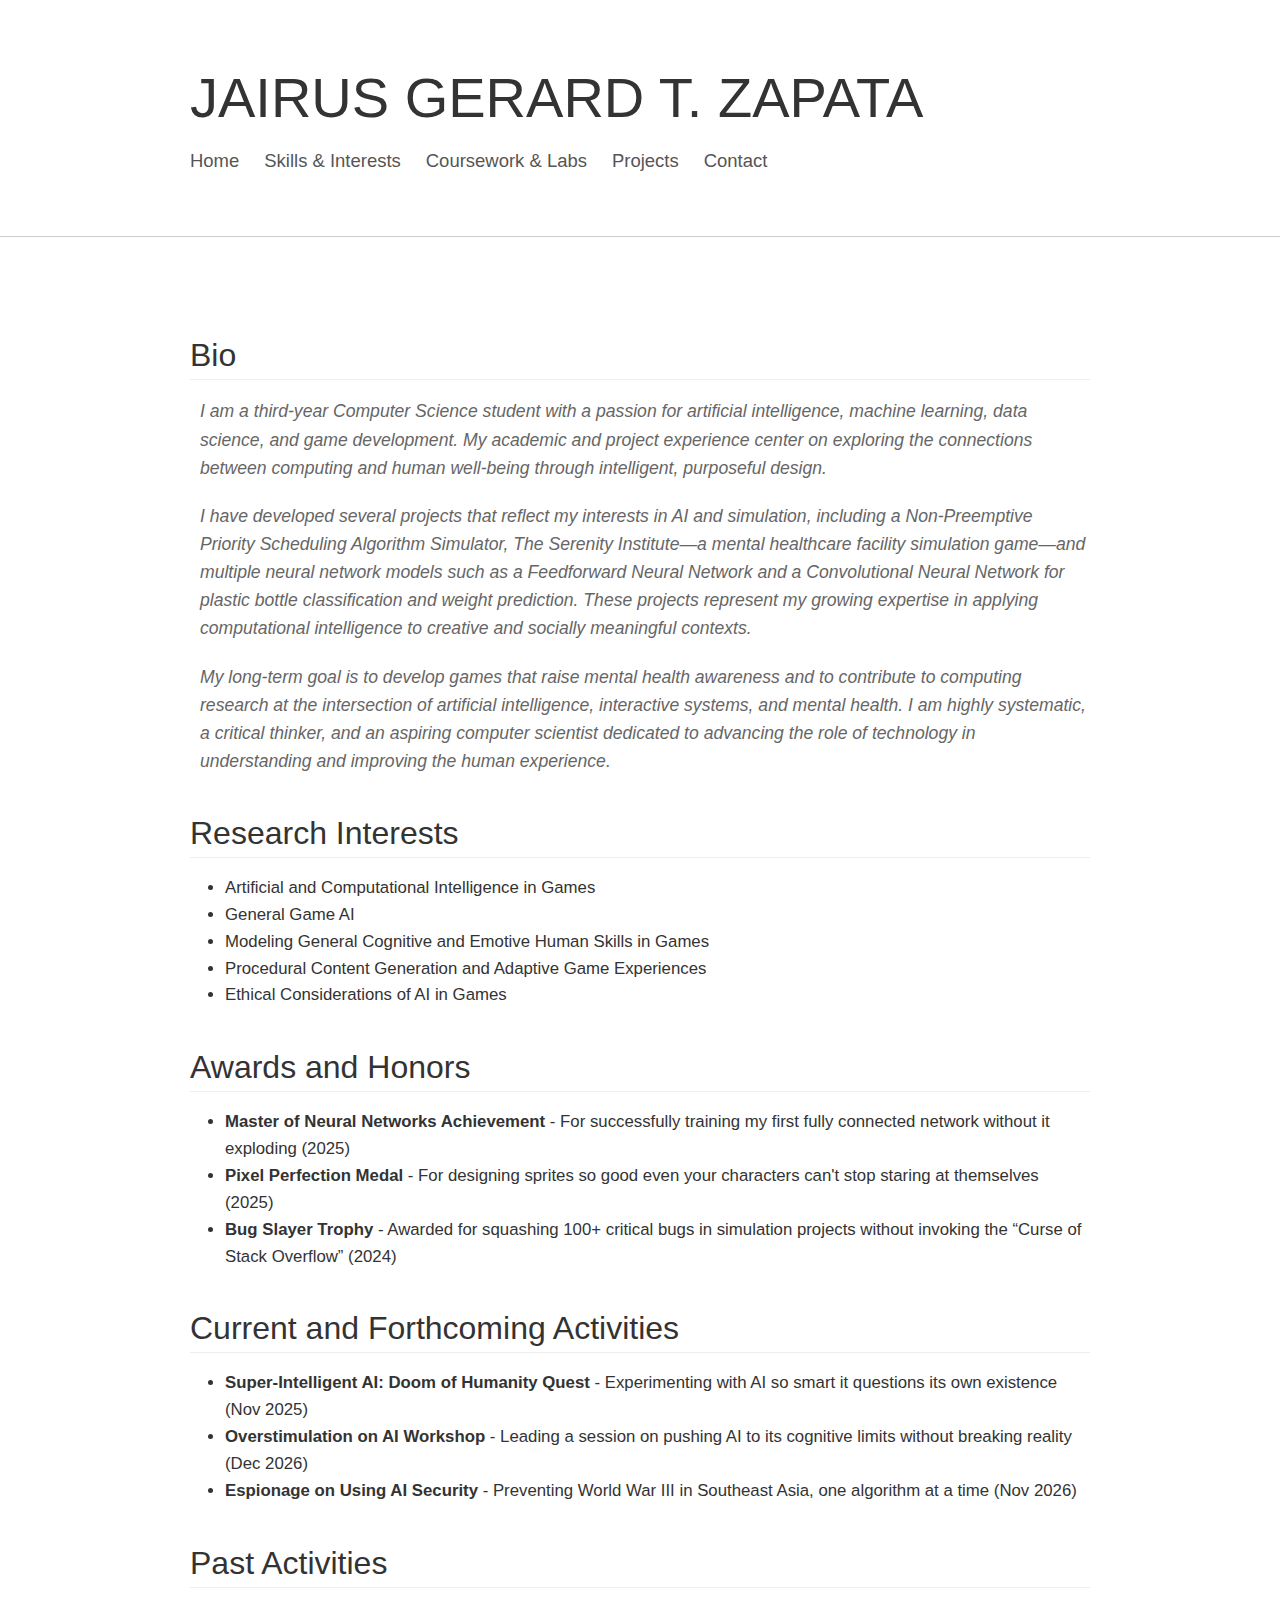
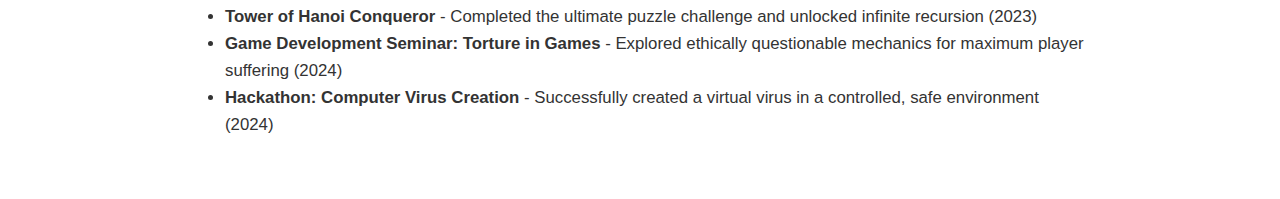
<file: index.html>
<!DOCTYPE html>
<html lang="en">

<head>
    <meta charset="UTF-8">
    <meta name="viewport" content="width=device-width, initial-scale=1.0">
    <title>Portfolio - Home</title>
    <link rel="stylesheet" href="styles.css">
</head>

<body>

    <header class="header">
        <div class="container">
            <h1 class="name">JAIRUS GERARD T. ZAPATA</h1>
            <nav>
                <ul class="nav-bar">
                    <li><a href="index.html" id="home-link">Home</a></li>
                    <li><a href="skills.html" id="skills-link">Skills & Interests</a></li>
                    <li><a href="courseworks.html" id="courseworks-link">Coursework & Labs</a></li>
                    <li><a href="projects.html" id="projects-link">Projects</a></li>
                    <li><a href="contact.html" id="contact-link">Contact</a></li>
                </ul>
            </nav>
        </div>
    </header>
    <main class="container">

        <section class="bio">
            <h2>Bio</h2>
            <div class="section-content">
                <p>I am a third-year Computer Science student with a passion for artificial intelligence, machine
                    learning, data science, and game development. My academic and project experience center on exploring
                    the connections between computing and human well-being through intelligent, purposeful design.</p>
                <p>I have developed several projects that reflect my interests in AI and simulation, including a
                    Non-Preemptive Priority Scheduling Algorithm Simulator, The Serenity Institute—a mental healthcare
                    facility simulation game—and multiple neural network models such as a Feedforward Neural Network and
                    a Convolutional Neural Network for plastic bottle classification and weight prediction. These
                    projects represent my growing expertise in applying computational intelligence to creative and
                    socially meaningful contexts.</p>
                <p>My long-term goal is to develop games that raise mental health awareness and to contribute to
                    computing research at the intersection of artificial intelligence, interactive systems, and mental
                    health. I am highly systematic, a critical thinker, and an aspiring computer scientist dedicated to
                    advancing
                    the role of technology in understanding and improving the human experience.</p>
            </div>
        </section>

        <section class="research-interest">
            <h2>Research Interests</h2>
            <div class="section-content">
                <ul>
                    <li>Artificial and Computational Intelligence in Games</li>
                    <li>General Game AI</li>
                    <li>Modeling General Cognitive and Emotive Human Skills in Games</li>
                    <li>Procedural Content Generation and Adaptive Game Experiences</li>
                    <li>Ethical Considerations of AI in Games</li>
                </ul>
            </div>
        </section>

        <section class="awards-honors">
            <h2>Awards and Honors</h2>
            <div class="section-content">
                <ul>
                    <li><strong>Master of Neural Networks Achievement</strong> - For successfully training my first
                        fully connected network without it exploding (2025)</li>
                    <li><strong>Pixel Perfection Medal</strong> - For designing sprites so good even your characters
                        can't stop staring at themselves (2025)</li>
                    <li><strong>Bug Slayer Trophy</strong> - Awarded for squashing 100+ critical bugs in simulation
                        projects without invoking the “Curse of Stack Overflow” (2024)</li>
                </ul>
            </div>
        </section>

        <section class="current-activities">
            <h2>Current and Forthcoming Activities</h2>
            <div class="section-content">
                <ul>
                    <li><strong>Super-Intelligent AI: Doom of Humanity Quest</strong> - Experimenting with AI so smart
                        it questions its own existence (Nov 2025)</li>
                    <li><strong>Overstimulation on AI Workshop</strong> - Leading a session on pushing AI to its
                        cognitive limits without breaking reality (Dec 2026)</li>
                    <li><strong>Espionage on Using AI Security</strong> - Preventing World War III in Southeast Asia,
                        one algorithm at a time (Nov 2026)</li>
                </ul>
            </div>
        </section>

        <section class="past-activities">
            <h2>Past Activities</h2>
            <div class="section-content">
                <ul>
                    <li><Strong>Tower of Hanoi Conqueror</Strong> - Completed the ultimate puzzle challenge and unlocked
                        infinite recursion (2023)</li>
                    <li><strong>Game Development Seminar: Torture in Games</strong> - Explored ethically questionable
                        mechanics for maximum player suffering (2024)</li>
                    <li><strong>Hackathon: Computer Virus Creation</strong> - Successfully created a virtual virus in a
                        controlled, safe environment (2024)</li>
                </ul>
            </div>
        </section>

    </main>

</body>


</html>
</file>
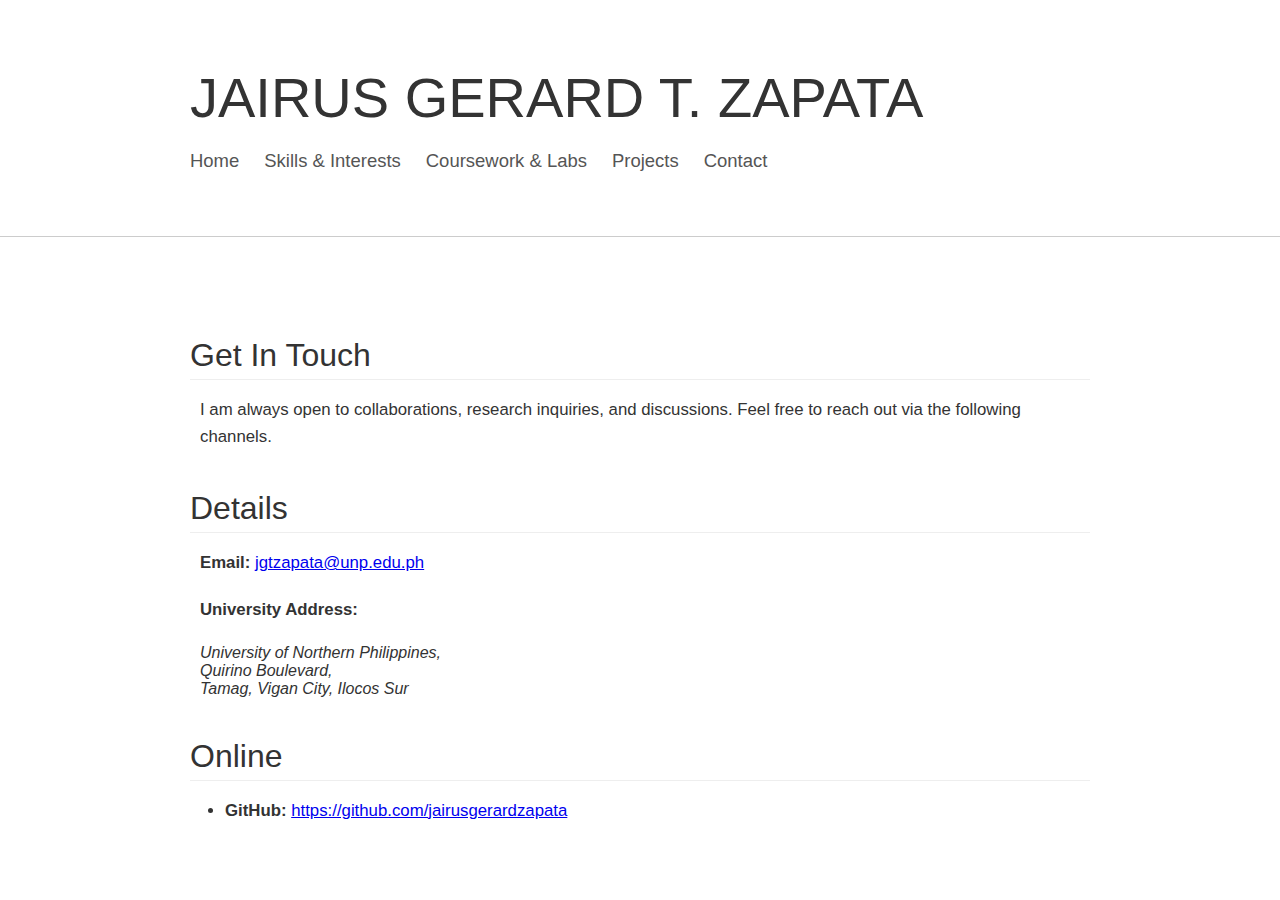
<file: contact.html>
<!DOCTYPE html>
<html lang="en">

<head>
    <meta charset="UTF-8">
    <meta name="viewport" content="width=device-width, initial-scale=1.0">
    <title>Portfolio - Contact</title>
    <link rel="stylesheet" href="styles.css">
</head>

<body>

    <header class="header">
        <div class="container">
            <h1 class="name">JAIRUS GERARD T. ZAPATA</h1>
            <nav>
                <ul class="nav-bar">
                    <li><a href="index.html" id="home-link">Home</a></li>
                    <li><a href="skills.html" id="skills-link">Skills & Interests</a></li>
                    <li><a href="courseworks.html" id="courseworks-link">Coursework & Labs</a></li>
                    <li><a href="projects.html" id="projects-link">Projects</a></li>
                    <li><a href="contact.html" id="contact-link">Contact</a></li>
                </ul>
            </nav>
        </div>
    </header>

    <main class="container">

        <h2>Get In Touch</h2>
        <div class="section-content">
            <p>I am always open to collaborations, research inquiries, and discussions. Feel free
                to reach out via the following channels.</p>
        </div>

        <section class="contact-details">
            <h2>Details</h2>
            <div class="section-content">
                <p><strong>Email:</strong> <a href="mailto:jgtzapata@unp.edu.ph">jgtzapata@unp.edu.ph</a></p>
                <p><strong>University Address:</strong></p>
                <address>
                    University of Northern Philippines, <br>
                    Quirino Boulevard, <br>
                    Tamag, Vigan City, Ilocos Sur
                </address>
            </div>
        </section>

        <section class="social-links">
            <h2>Online</h2>
            <div class="section-content">
                <ul>
                    <li><strong>GitHub:</strong> <a
                            href="https://github.com/jairusgerardzapata">https://github.com/jairusgerardzapata</a>
                    </li>
                </ul>
            </div>
        </section>

    </main>

</body>

</html>
</file>
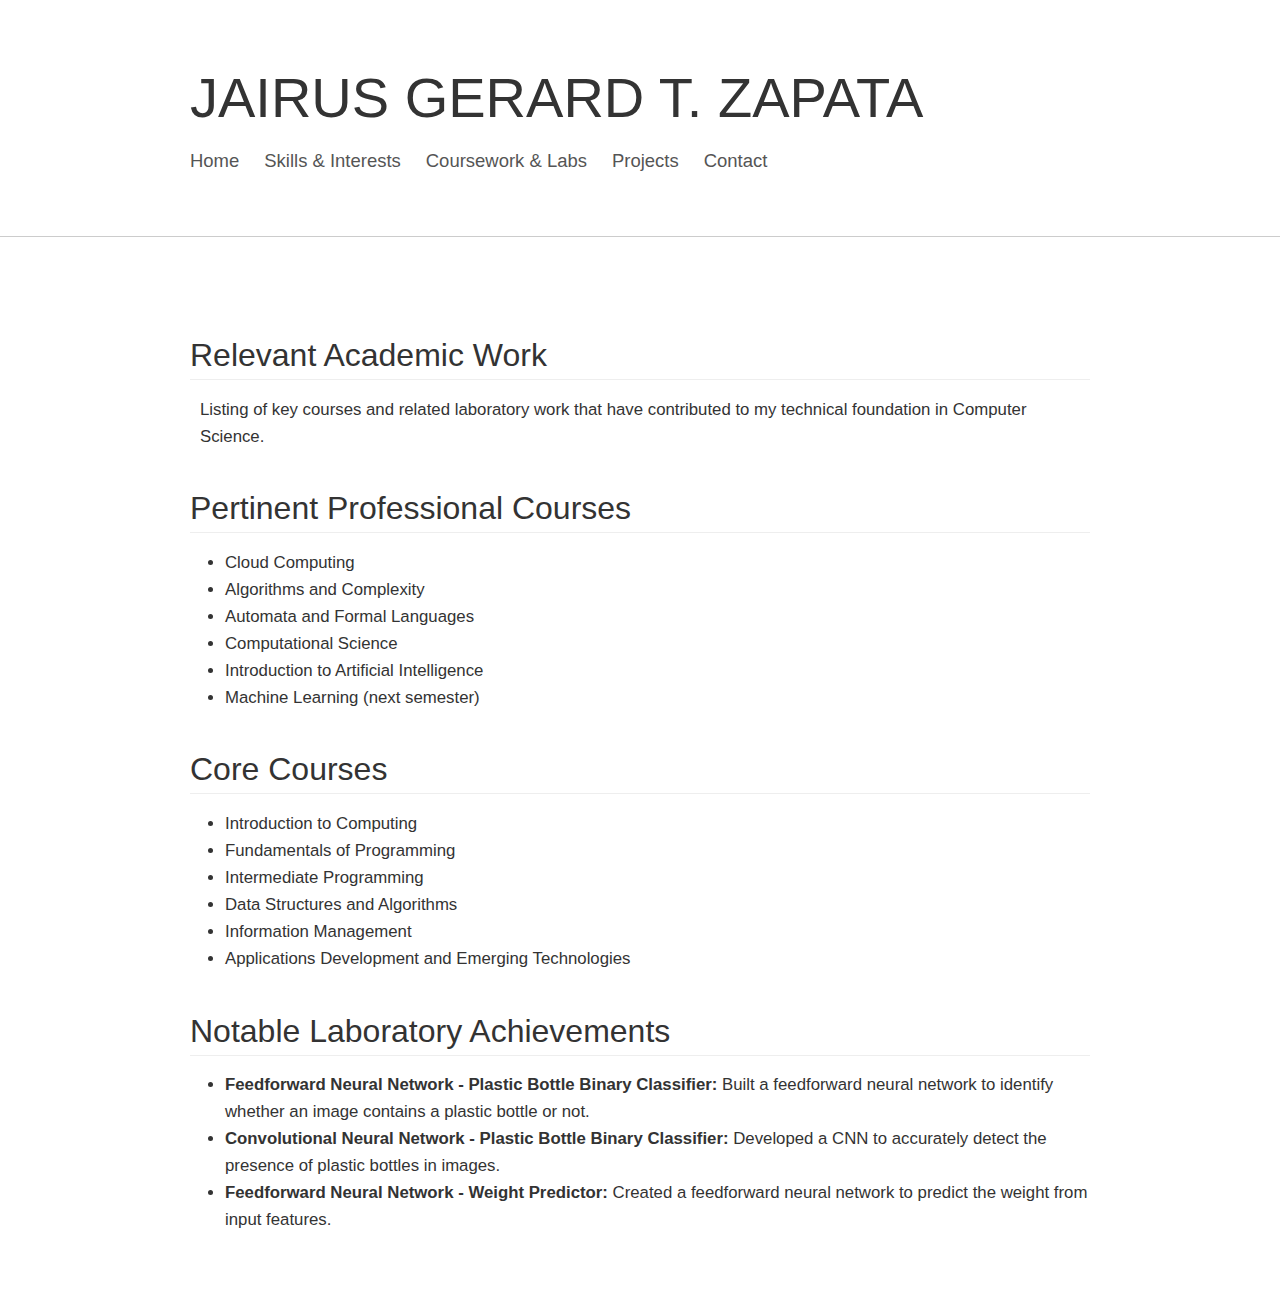
<file: courseworks.html>
<!DOCTYPE html>
<html lang="en">

<head>
    <meta charset="UTF-8">
    <meta name="viewport" content="width=device-width, initial-scale=1.0">
    <title>Portfolio - Coursework & Labs</title>
    <link rel="stylesheet" href="styles.css">
</head>

<body>

    <header class="header">
        <div class="container">
            <h1 class="name">JAIRUS GERARD T. ZAPATA</h1>
            <nav>
                <ul class="nav-bar">
                    <li><a href="index.html" id="home-link">Home</a></li>
                    <li><a href="skills.html" id="skills-link">Skills & Interests</a></li>
                    <li><a href="courseworks.html" id="courseworks-link">Coursework & Labs</a></li>
                    <li><a href="projects.html" id="projects-link">Projects</a></li>
                    <li><a href="contact.html" id="contact-link">Contact</a></li>
                </ul>
            </nav>
        </div>
    </header>

    <main class="container">

        <h2>Relevant Academic Work</h2>
        <div class="section-content">
            <p>Listing of key courses and related laboratory work that have contributed to my technical foundation in
                Computer Science.</p>
        </div>

        <section class="relevant-professional-courses">
            <h2>Pertinent Professional Courses</h2>
            <div class="section-content">
                <ul>
                    <li>Cloud Computing</li>
                    <li>Algorithms and Complexity</li>
                    <li>Automata and Formal Languages</li>
                    <li>Computational Science</li>
                    <li>Introduction to Artificial Intelligence</li>
                    <li>Machine Learning (next semester)</li>
                </ul>
            </div>
        </section>

        <section class="core-courses">
            <h2>Core Courses</h2>
            <div class="section-content">
                <ul>
                    <li>Introduction to Computing</li>
                    <li>Fundamentals of Programming</li>
                    <li>Intermediate Programming</li>
                    <li>Data Structures and Algorithms</li>
                    <li>Information Management</li>
                    <li>Applications Development and Emerging Technologies</li>
                </ul>
            </div>
        </section>

        <section class="notable-labs">
            <h2>Notable Laboratory Achievements</h2>
            <div class="section-content">
                <ul>
                    <li><strong>Feedforward Neural Network - Plastic Bottle Binary Classifier:</strong> Built a
                        feedforward neural network to identify whether an image contains a plastic bottle or not.</li>
                    <li><strong>Convolutional Neural Network - Plastic Bottle Binary Classifier:</strong> Developed a
                        CNN to accurately detect the presence of plastic bottles in images.</li>
                    <li><strong>Feedforward Neural Network - Weight Predictor:</strong> Created a feedforward neural
                        network to predict the weight from input features.</li>
                </ul>
            </div>
        </section>

    </main>

</body>

</html>
</file>
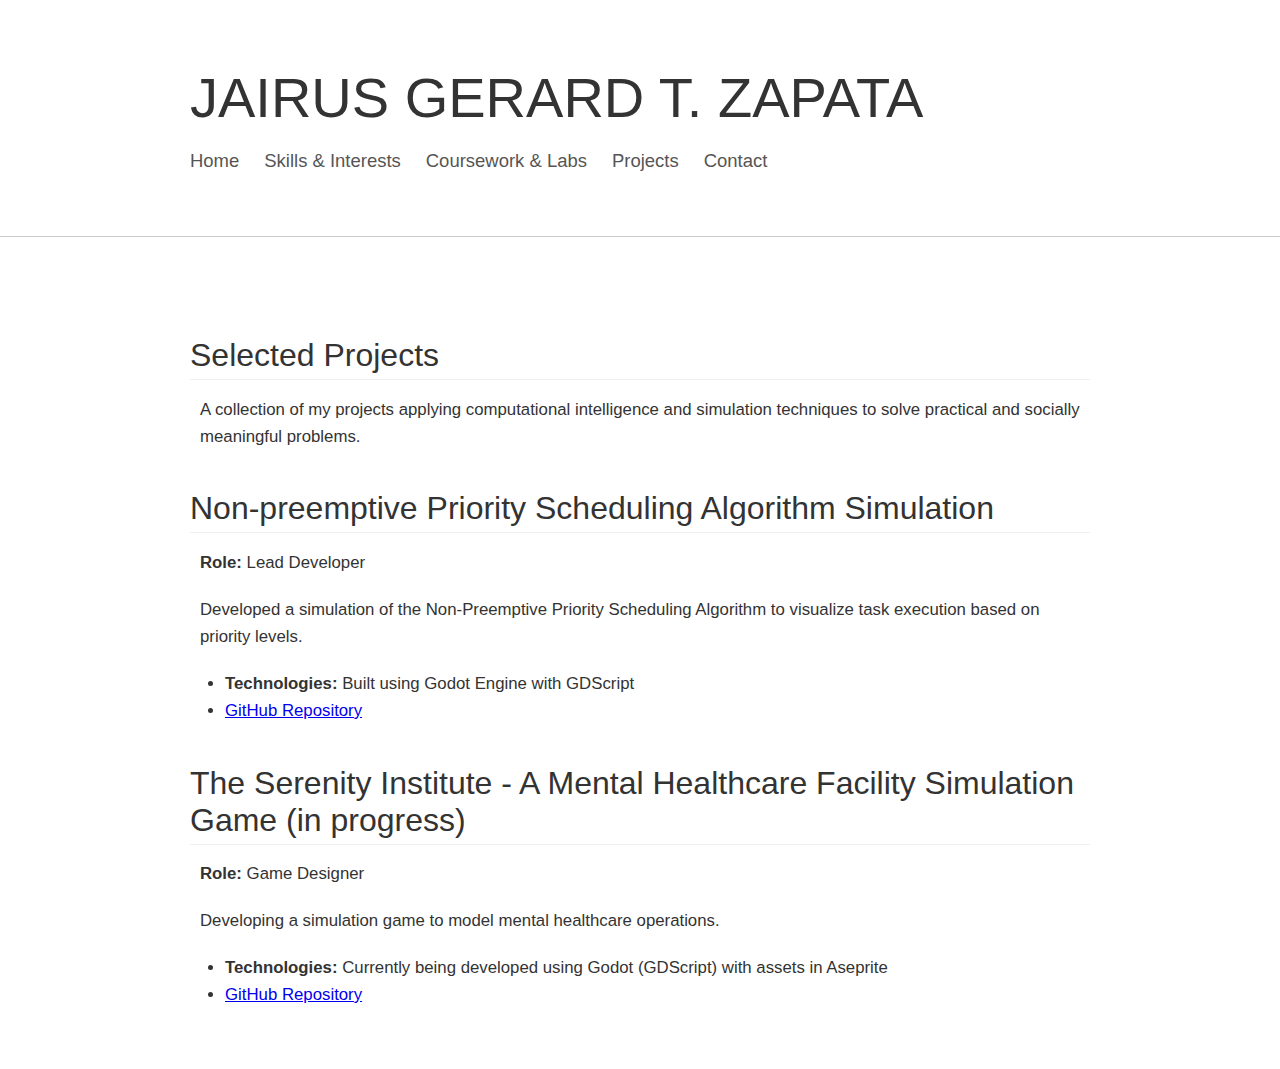
<file: projects.html>
<!DOCTYPE html>
<html lang="en">

<head>
    <meta charset="UTF-8">
    <meta name="viewport" content="width=device-width, initial-scale=1.0">
    <title>Portfolio - Projects</title>
    <link rel="stylesheet" href="styles.css">
</head>

<body>

    <header class="header">
        <div class="container">
            <h1 class="name">JAIRUS GERARD T. ZAPATA</h1>
            <nav>
                <ul class="nav-bar">
                    <li><a href="index.html" id="home-link">Home</a></li>
                    <li><a href="skills.html" id="skills-link">Skills & Interests</a></li>
                    <li><a href="courseworks.html" id="courseworks-link">Coursework & Labs</a></li>
                    <li><a href="projects.html" id="projects-link">Projects</a></li>
                    <li><a href="contact.html" id="contact-link">Contact</a></li>
                </ul>
            </nav>
        </div>
    </header>

    <main class="container">

        <h2>Selected Projects</h2>
        <div class="section-content">
            <p>A collection of my projects applying computational intelligence and simulation techniques to solve
                practical and socially meaningful problems.</p>
        </div>

        <section class="project-1">
            <h2>Non-preemptive Priority Scheduling Algorithm Simulation</h2>
            <div class="section-content">
                <p><Strong>Role:</Strong> Lead Developer</p>
                <p>Developed a simulation of the Non-Preemptive Priority Scheduling Algorithm to visualize task
                    execution based on priority levels.</p>
                <ul>
                    <li><strong>Technologies:</strong> Built using Godot Engine with GDScript</li>
                    <li><a href="https://github.com/jairusgerardzapata/Simulation">GitHub Repository</a></li>
                </ul>
            </div>
        </section>

        <section class="project-2">
            <h2>The Serenity Institute - A Mental Healthcare Facility Simulation Game (in progress)</h2>
            <div class="section-content">
                <p><strong>Role:</strong> Game Designer</p>
                <p>Developing a simulation game to model mental healthcare operations.</p>
                <ul>
                    <li><strong>Technologies:</strong> Currently being developed using Godot (GDScript) with assets in
                        Aseprite</li>
                    <li><a href="https://github.com/jairusgerardzapata/se-1-project">GitHub Repository</a></li>
                </ul>
            </div>
        </section>

    </main>

</body>

</html>
</file>
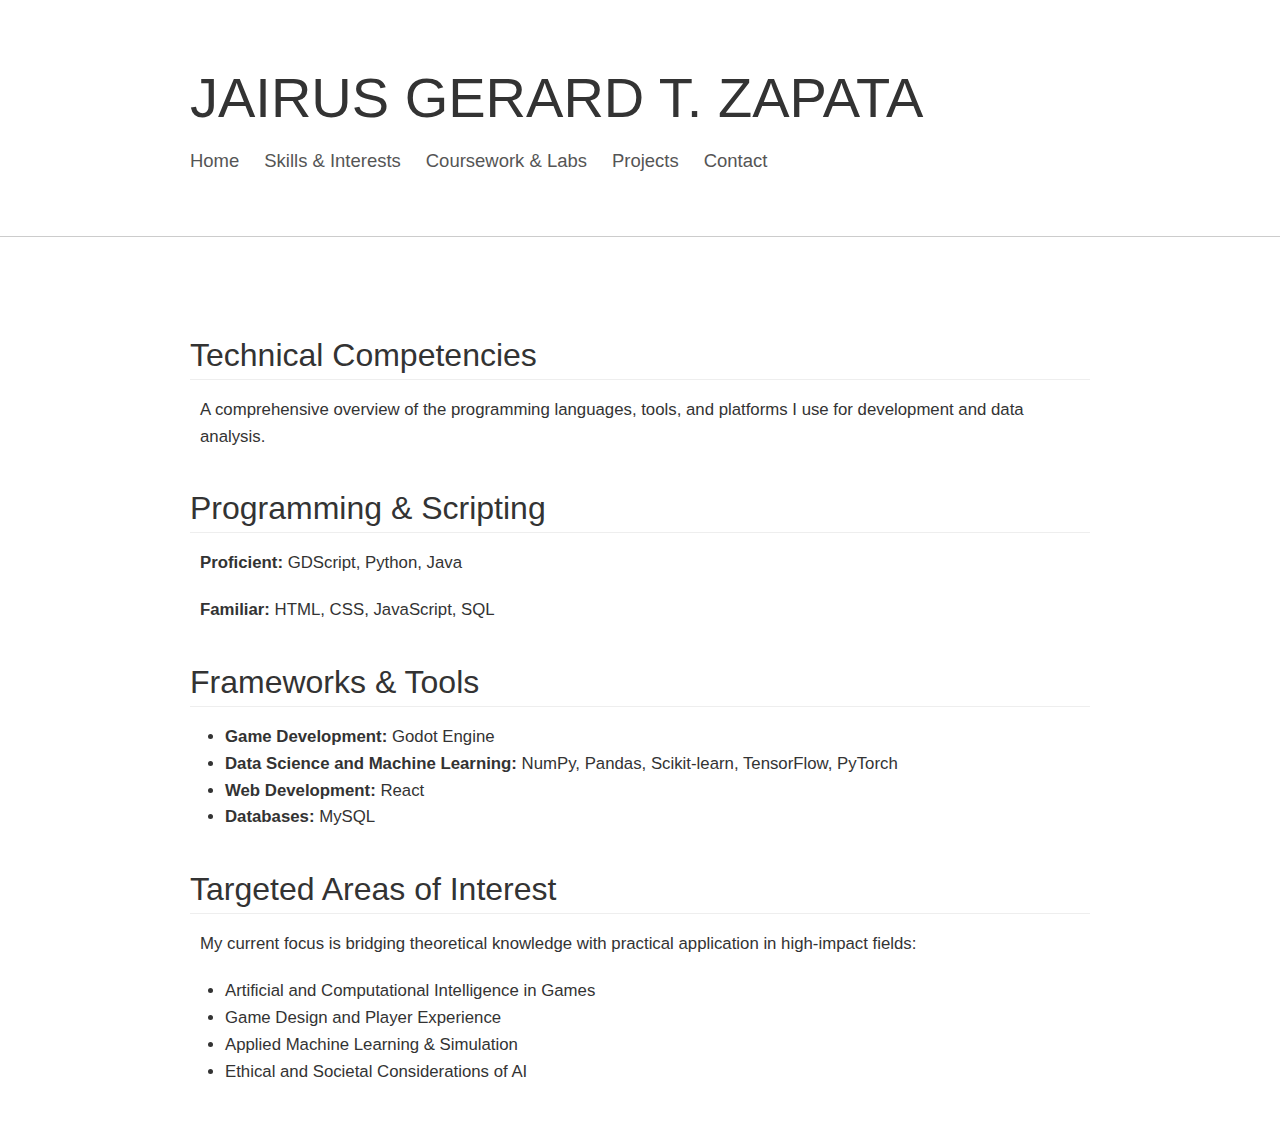
<file: skills.html>
<!DOCTYPE html>
<html lang="en">

<head>
    <meta charset="UTF-8">
    <meta name="viewport" content="width=device-width, initial-scale=1.0">
    <title>Portfolio - Skills & Interests</title>
    <link rel="stylesheet" href="styles.css">
</head>

<body>

    <header class="header">
        <div class="container">
            <h1 class="name">JAIRUS GERARD T. ZAPATA</h1>
            <nav>
                <ul class="nav-bar">
                    <li><a href="index.html" id="home-link">Home</a></li>
                    <li><a href="skills.html" id="skills-link">Skills & Interests</a></li>
                    <li><a href="courseworks.html" id="courseworks-link">Coursework & Labs</a></li>
                    <li><a href="projects.html" id="projects-link">Projects</a></li>
                    <li><a href="contact.html" id="contact-link">Contact</a></li>
                </ul>
            </nav>
        </div>
    </header>

    <main class="container">

        <h2>Technical Competencies</h2>
        <div class="section-content">
            <p>A comprehensive overview of the programming languages, tools, and platforms I use for development and
                data analysis.</p>
        </div>

        <section class="programming-languages">
            <h2>Programming & Scripting</h2>
            <div class="section-content">
                <p><strong>Proficient:</strong> GDScript, Python, Java</p>
                <p><strong>Familiar:</strong> HTML, CSS, JavaScript, SQL</p>
            </div>
        </section>

        <section class="tech-stack">
            <h2>Frameworks & Tools</h2>
            <div class="section-content">
                <ul>
                    <li><strong>Game Development: </strong>Godot Engine</li>
                    <li><strong>Data Science and Machine Learning: </strong>NumPy, Pandas, Scikit-learn, TensorFlow,
                        PyTorch</li>
                    <li><strong>Web Development: </strong>React</li>
                    <li><strong>Databases: </strong>MySQL</li>
                </ul>
            </div>
        </section>

        <section class="areas-of-interest">
            <h2>Targeted Areas of Interest</h2>
            <div class="section-content">
                <p>My current focus is bridging theoretical knowledge with practical application in high-impact fields:
                </p>
                <ul>
                    <li>Artificial and Computational Intelligence in Games</li>
                    <li>Game Design and Player Experience</li>
                    <li>Applied Machine Learning & Simulation</li>
                    <li>Ethical and Societal Considerations of AI</li>
                </ul>
            </div>
        </section>

    </main>

</body>

</html>
</file>
<file: styles.css>
/*
 * styles.css
 * Minimalist Portfolio Website Styles
 */

/* 1. Global Reset & Defaults */
body {
    font-family: -apple-system, BlinkMacSystemFont, "Segoe UI", Roboto, Helvetica, Arial, sans-serif;
    margin: 0;
    padding: 0;
    color: #333;
    /* Dark gray text */
    background-color: #fff;
    /* White background */
}

/* 2. Main Content Layout */
.container {
    max-width: 900px;
    /* Max width for content area */
    margin: 0 auto;
    /* Center the container */
    padding: 20px;
}

/* 3. Header and Navigation */
.header {
    padding-top: 50px;
    /* Space above the name */
    padding-bottom: 20px;
    border-bottom: 1px solid #ccc;
    /* Separator for name and content area */
    margin-bottom: 40px;
}

.name {
    font-size: 3.5em;
    /* Big font for the name */
    font-weight: 300;
    /* Light weight for a modern, minimal look */
    margin: 0;
    padding-left: 0in;
    /* 1.5-inch offset from the left */
    line-height: 1;
}

.nav-bar {
    display: flex;
    /* Aligns links horizontally */
    list-style: none;
    padding: 0in;
    margin-top: 20px;
    /* Space between line and tabs */
    margin-left: 0px;
    /* Aligns tabs with the start of the name's padding. Adjust 20px for container padding. */
}

.nav-bar li {
    margin-right: 25px;
    /* Space between tabs */
}

.nav-bar a {
    text-decoration: none;
    color: #555;
    /* Medium gray for links */
    font-size: 1.1em;
    font-weight: 400;
    transition: color 0.3s;
}

.nav-bar a:hover,
.nav-bar a.active {
    color: #000;
    /* Darker on hover/active */
    border-bottom: 2px solid #000;
    /* Subtle hover effect */
}

/* 4. Page Content Styling */
h2 {
    font-size: 2em;
    font-weight: 300;
    margin-top: 40px;
    margin-bottom: 15px;
    border-bottom: 1px solid #eee;
    /* Subtle separator for sections */
    padding-bottom: 5px;
}

p,
ul {
    line-height: 1.6;
    font-size: 1.05em;
    margin-bottom: 20px;
}

ul {
    padding-left: 25px;
}

.section-content {
    margin-bottom: 40px;
    padding-left: 10px;
    /* Slight indent for content under the heading */
}

/* Specific Home Page elements */
.bio p {
    font-style: italic;
    font-size: 1.1em;
    color: #666;
}
</file>
